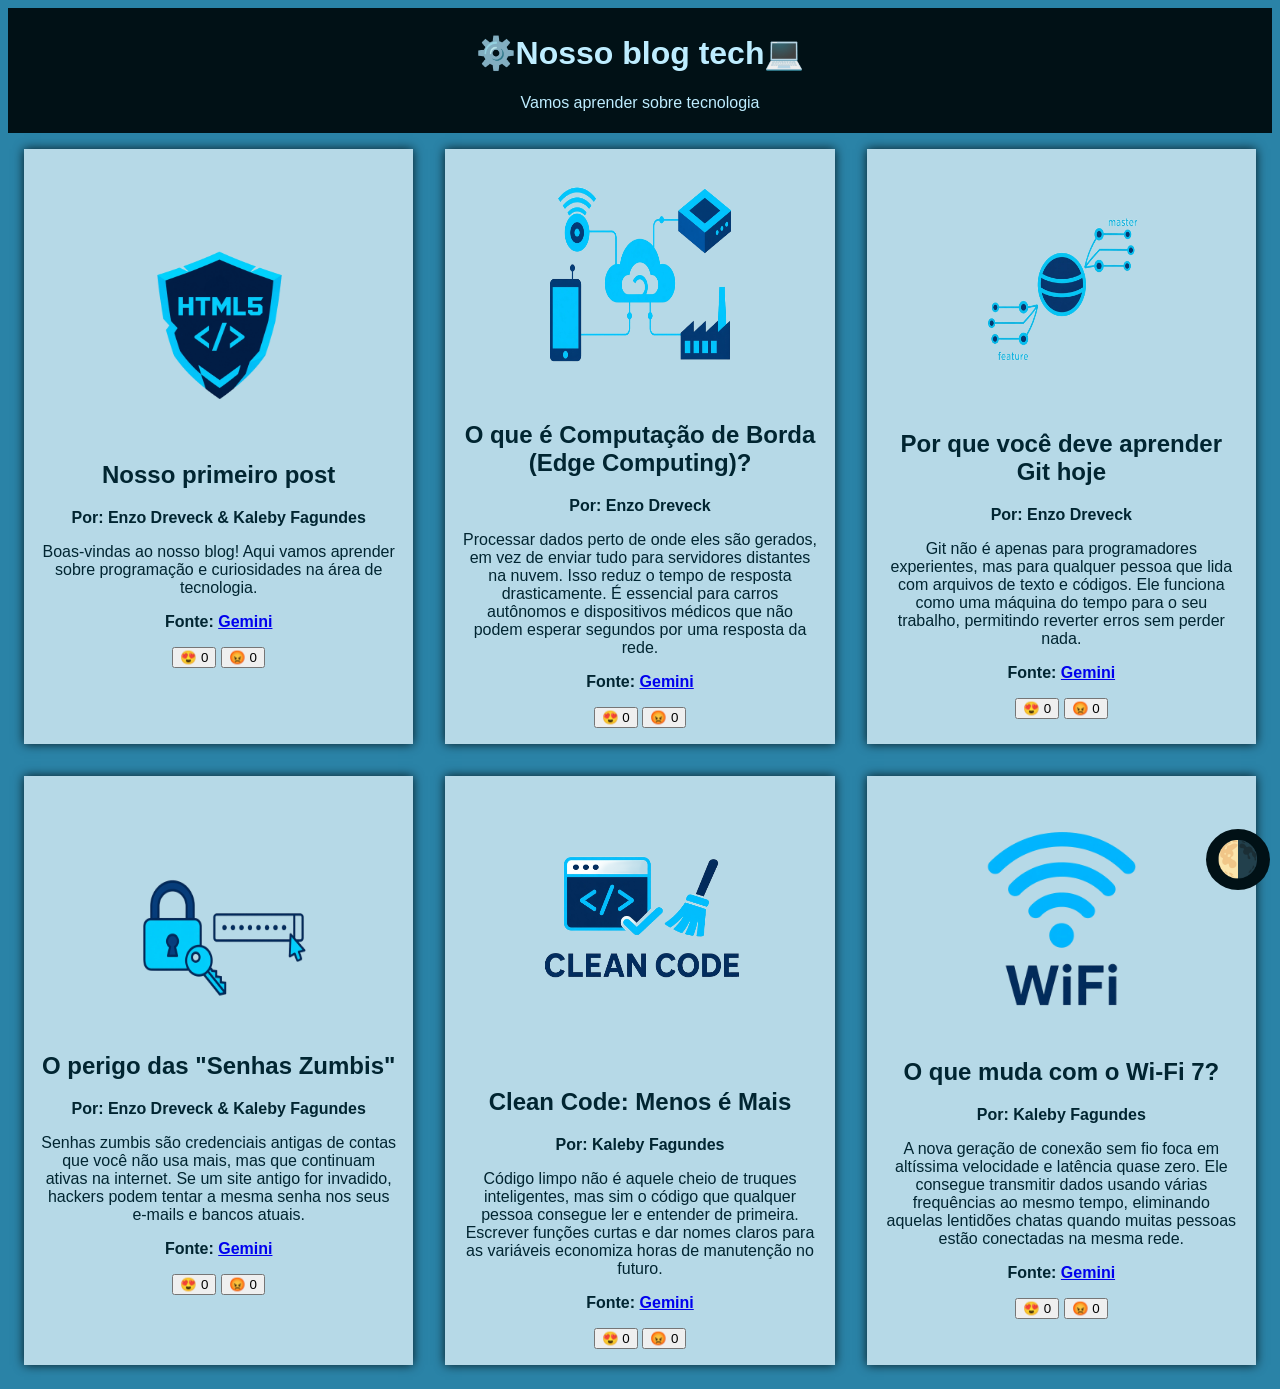
<file: index.html>
<!DOCTYPE html>
<html lang="pt-br">
    <head>
        <meta charset="UTF-8">
        <meta name="viewport" content="width=device-width, initial-scale=1.0">
        <title>Blog Tech do Enzo do 1°C</title>
        <link rel="stylesheet" href="style.css">
    </head>

    <body>
        <header>
            <h1>⚙️Nosso blog tech💻</h1>
            <p>Vamos aprender sobre tecnologia</p>
        </header>

        <main>
            <article>
                <img class="html" src="html2.png" alt="HTML5">
    
                <div>
                    <h2>Nosso primeiro post</h2>
                    <p class="artigo-autor">Por: Enzo Dreveck & Kaleby Fagundes</p>
                    <p>Boas-vindas ao nosso blog! Aqui vamos aprender sobre programação e curiosidades na área de tecnologia.</p>

                    <p class="estilo-fonte">Fonte: <a href="https://gemini.google.com/app?hl=pt-BR" target="_blank">Gemini</a></p>
                    
                    <button>😍​ <span>0</span></button>
                    <button>😡​ <span>0</span></button>
                </div>
            </article>
            <article>
                <img class="six-seven" src="Edig2.png" alt="Edge Computing">
                
                <div>
                    <h2>O que é Computação de Borda (Edge Computing)?</h2>
                    <p class="artigo-autor">Por: Enzo Dreveck</p>
                    <p>Processar dados perto de onde eles são gerados, em vez de enviar tudo para servidores distantes na nuvem. Isso reduz o tempo de resposta drasticamente. É essencial para carros autônomos e dispositivos médicos que não podem esperar segundos por uma resposta da rede.</p>

                    <p class="estilo-fonte">Fonte: <a href="https://gemini.google.com/app?hl=pt-BR" target="_blank">Gemini</a></p>

                    <button>😍​ <span>0</span></button>
                    <button>😡​ <span>0</span></button>
                </div>
            </article>
             <article>
                <img class="Git" src="git2.png" alt="Imagem do Git">
                
                <div>
                    <h2>Por que você deve aprender Git hoje</h2>
                    <p class="artigo-autor">Por: Enzo Dreveck</p>
                    <p>Git não é apenas para programadores experientes, mas para qualquer pessoa que lida com arquivos de texto e códigos. Ele funciona como uma máquina do tempo para o seu trabalho, permitindo reverter erros sem perder nada.</p>

                    <p class="estilo-fonte">Fonte: <a href="https://gemini.google.com/app?hl=pt-BR" target="_blank">Gemini</a></p>

                    <button>😍​ <span>0</span></button>
                    <button>😡​ <span>0</span></button>
                </div>
            </article>
             <article>
                <img class="senha" src="senha2.png" alt="Imagem sobre Senha">
                
                <div>
                    <h2>O perigo das "Senhas Zumbis"</h2>
                    <p class="artigo-autor">Por: Enzo Dreveck & Kaleby Fagundes</p>
                    <p>Senhas zumbis são credenciais antigas de contas que você não usa mais, mas que continuam ativas na internet. Se um site antigo for invadido, hackers podem tentar a mesma senha nos seus e-mails e bancos atuais.</p>

                    <p class="estilo-fonte">Fonte: <a href="https://gemini.google.com/app?hl=pt-BR" target="_blank">Gemini</a></p>

                    <button>😍​ <span>0</span></button>
                    <button>😡​ <span>0</span></button>
                </div>
            </article>
             <article>
                <img class="Clean" src="CleanCode2.png" alt="Imagem do Clean Code">
                
                <div>
                    <h2>Clean Code: Menos é Mais</h2>
                    <p class="artigo-autor">Por: Kaleby Fagundes</p>
                    <p>Código limpo não é aquele cheio de truques inteligentes, mas sim o código que qualquer pessoa consegue ler e entender de primeira. Escrever funções curtas e dar nomes claros para as variáveis economiza horas de manutenção no futuro.</p>

                    <p class="estilo-fonte">Fonte: <a href="https://gemini.google.com/app?hl=pt-BR" target="_blank">Gemini</a></p>

                    <button>😍​ <span>0</span></button>
                    <button>😡​ <span>0</span></button>
                </div>
            </article>
             <article>
                <img class="Wi-fi67" src="Wi-fi67.png" alt="Imagem do Wi-FI">
                
                <div>
                    <h2>O que muda com o Wi-Fi 7?</h2>
                    <p class="artigo-autor">Por: Kaleby Fagundes</p>
                    <p>A nova geração de conexão sem fio foca em altíssima velocidade e latência quase zero. Ele consegue transmitir dados usando várias frequências ao mesmo tempo, eliminando aquelas lentidões chatas quando muitas pessoas estão conectadas na mesma rede.</p>

                    <p class="estilo-fonte">Fonte: <a href="https://gemini.google.com/app?hl=pt-BR" target="_blank">Gemini</a></p>

                    <button>😍​ <span>0</span></button>
                    <button>😡​ <span>0</span></button>
                </div>
            </article>

            <button class="botao-tema-escuro">🌗</button>

        </main>
    </body>
    <script src="script.js"></script>
</html>
</file>
<file: style.css>
:root{
    --cor-primaria: #011116;
    --cor-secundaria: #012531;
    --cor-fundo: #2a83a7;
    --cor-de-contraste: #beedff;
    --cor-texto: #00060e;
    --cor-do-botao: #b6d9e7;

    --fonte-texto: 'Gill Sans', sans-serif;
}

* {
    transition: all 0.3s ease-in-out;
}

.tema-escuro{
    --cor-primaria: #95daf0;
    --cor-secundaria: #88c6db;
    --cor-fundo: #214c5e;
    --cor-de-contraste: #0b4c66;
    --cor-texto: #d4e5ec;
    --cor-do-botao: #0e2a35;
}

.tema-escuro a{
    color: var(--cor-secundaria);
}

.tema-escuro p{
    color: var(--cor-texto);
}

.tema-escuro header p{
    color: var(--cor-de-contraste);
}

body{
    max-width: 100vw;
    background-color: var(--cor-fundo);
    font-family: var(--fonte-texto);
}

header{
    background-color: var(--cor-primaria);
    color: var(--cor-de-contraste);
    text-align: center;
    margin: 0 auto;
    padding: 5px;
}
main{
    color: var(--cor-secundaria);
    margin: 0 auto;

    display: flex;
    flex-wrap: wrap;
}
article{
    display: flex;

    box-shadow: 0px 0px 10px rgba(0, 0, 0, 0.8);
    background-color: var(--cor-do-botao);

    margin: 16px;
    gap: 16px;
    padding: 16px;

    flex: 1 1  25%;

    flex-direction: column;
    align-items: center;
    text-align: center;
    justify-content: center;
}

.html{
    width: 150px;
    height: 200px;
}

.six-seven{
    width: 220px;
    height: 220px;
}

.Git{
    width: 250px;
    height: 220px;
}

.senha{
    width: 220px;
    height: 170px;
}

.Clean{
    width: 210px;
    height: 260px;
}

.Wi-fi67{
    width: 200px;
    height: 200px;
}

.artigo-autor{
    font-weight: bold;
} 

.estilo-fonte{
    font-weight: bold;
}

.botao-tema-escuro{
    position: fixed;
    bottom: 10px;
    right: 10px;
    font-size: 35px;
    padding: 10px;
    background-color: var(--cor-primaria);
    border-radius: 50%;
    border: 0px;
}
</file>
